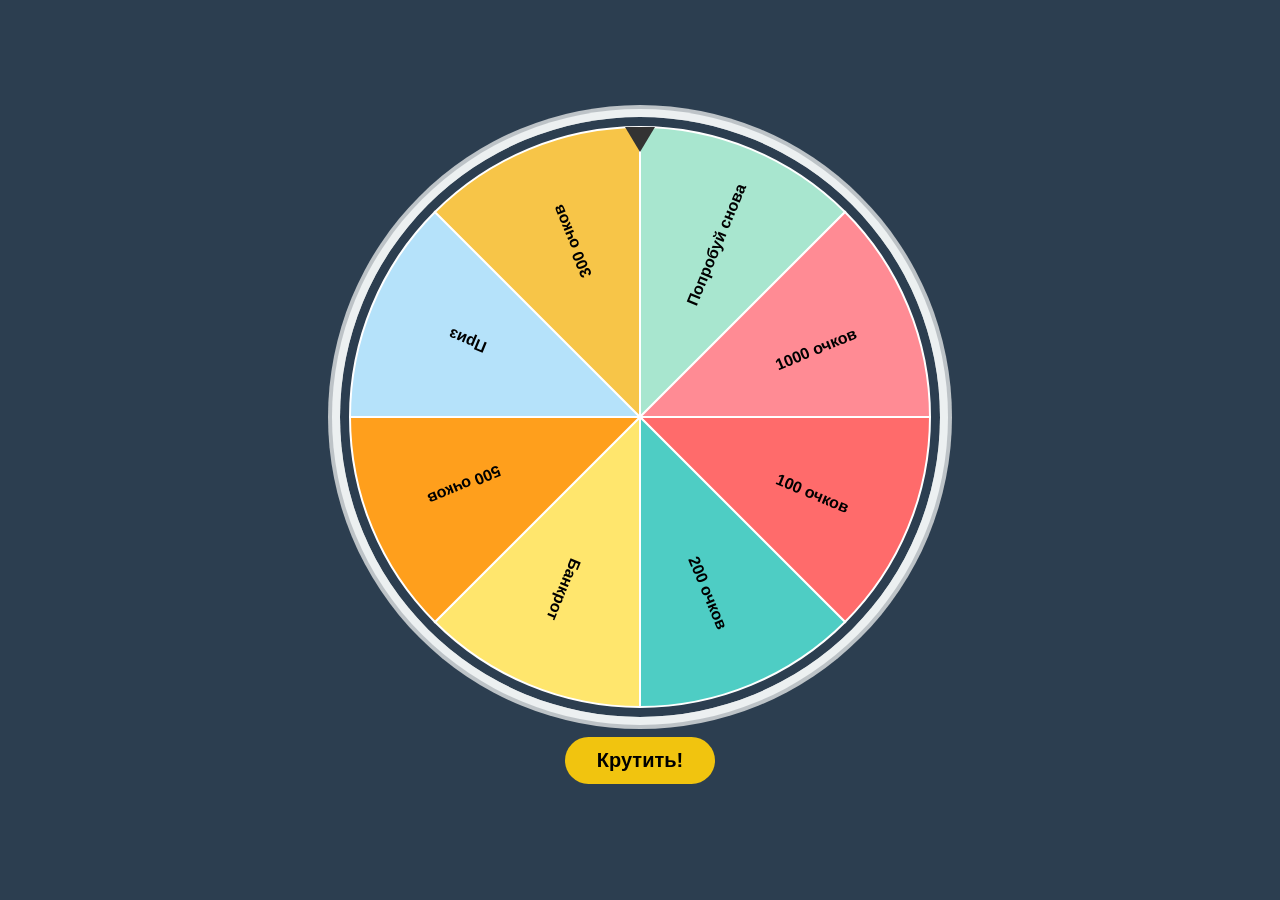
<file: backup/index.html>
<!DOCTYPE html>
<html lang="ru">
<head>
    <meta charset="UTF-8">
    <meta name="viewport" content="width=device-width, initial-scale=1.0">
    <title>Колесо Фортуны</title>
    <link rel="stylesheet" href="style.css">
</head>
<body>
    <div class="wheel-container">
        <canvas id="wheelCanvas" width="600" height="600"></canvas>
        <button id="spinBtn">Крутить!</button>
    </div>

    <!-- Модальное окно с результатом -->
    <div id="modal" class="modal">
        <div class="modal-content">
            <div class="modal-icon">🎉</div>
            <div class="modal-title">Ваш выигрыш!</div>
            <div class="modal-result" id="modalResult"></div>
            <button id="closeModalBtn" class="modal-close-btn">Отлично!</button>
        </div>
    </div>

    <script src="script.js"></script>
</body>
</html>
</file>
<file: backup/style.css>
body {
    display: flex;
    justify-content: center;
    align-items: center;
    min-height: 100vh;
    background: #2c3e50;
    font-family: Arial, sans-serif;
    margin: 0;
}

.wheel-container {
    text-align: center;
    display: flex;
    flex-direction: column;
    align-items: center;
    gap: 20px;
}

canvas {
    border-radius: 50%;
    box-shadow: 0 0 0 8px #ecf0f1, 0 0 0 12px #bdc3c7;
}

button {
    padding: 12px 32px;
    font-size: 20px;
    font-weight: bold;
    background: #f1c40f;
    border: none;
    border-radius: 50px;
    cursor: pointer;
    transition: transform 0.1s;
}

button:active {
    transform: scale(0.97);
}

/* Затемнение фона */
.modal {
    display: none;
    position: fixed;
    top: 0;
    left: 0;
    width: 100%;
    height: 100%;
    background-color: rgba(0, 0, 0, 0.7);
    z-index: 1000;
    justify-content: center;
    align-items: center;
    animation: fadeIn 0.3s ease;
}

/* Всплывающее окно */
.modal-content {
    background: linear-gradient(135deg, #667eea 0%, #764ba2 100%);
    border-radius: 30px;
    padding: 40px 50px;
    text-align: center;
    box-shadow: 0 20px 60px rgba(0, 0, 0, 0.3);
    animation: slideIn 0.4s ease;
    max-width: 400px;
    width: 80%;
}

/* Иконка */
.modal-icon {
    font-size: 80px;
    animation: bounce 0.5s ease;
}

/* Заголовок */
.modal-title {
    font-size: 28px;
    font-weight: bold;
    color: #fff;
    margin: 15px 0 10px 0;
}

/* Текст выигрыша */
.modal-result {
    font-size: 36px;
    font-weight: bold;
    color: #f1c40f;
    margin: 20px 0;
    padding: 15px;
    background: rgba(255, 255, 255, 0.2);
    border-radius: 15px;
}

/* Кнопка закрытия */
.modal-close-btn {
    background: #f1c40f;
    color: #333;
    padding: 12px 30px;
    font-size: 18px;
    font-weight: bold;
    border: none;
    border-radius: 50px;
    cursor: pointer;
    transition: transform 0.2s, background 0.2s;
    margin-top: 10px;
}

.modal-close-btn:hover {
    background: #ffd700;
    transform: scale(1.05);
}

.modal-close-btn:active {
    transform: scale(0.95);
}

/* Анимации */
@keyframes fadeIn {
    from { opacity: 0; }
    to { opacity: 1; }
}

@keyframes slideIn {
    from {
        transform: translateY(-50px);
        opacity: 0;
    }
    to {
        transform: translateY(0);
        opacity: 1;
    }
}

@keyframes bounce {
    0% { transform: scale(0); }
    50% { transform: scale(1.2); }
    100% { transform: scale(1); }
}
</file>
